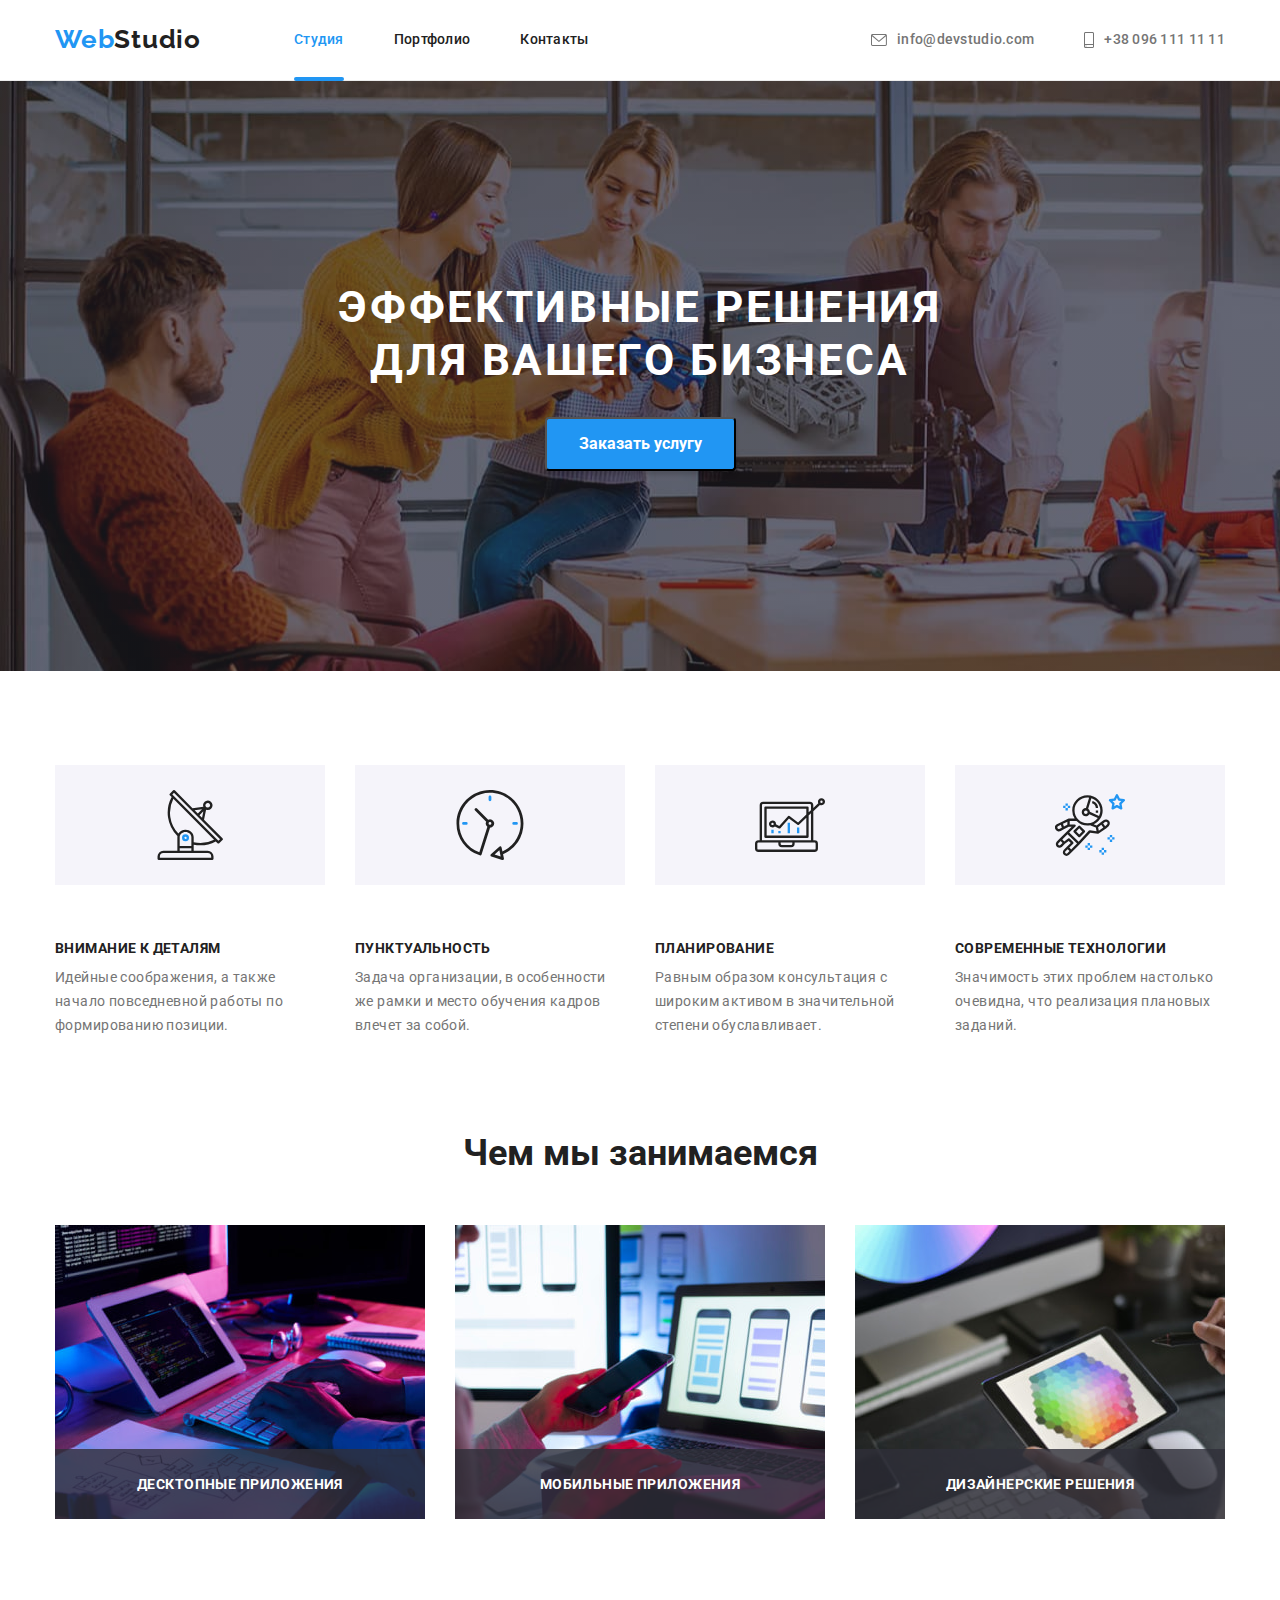
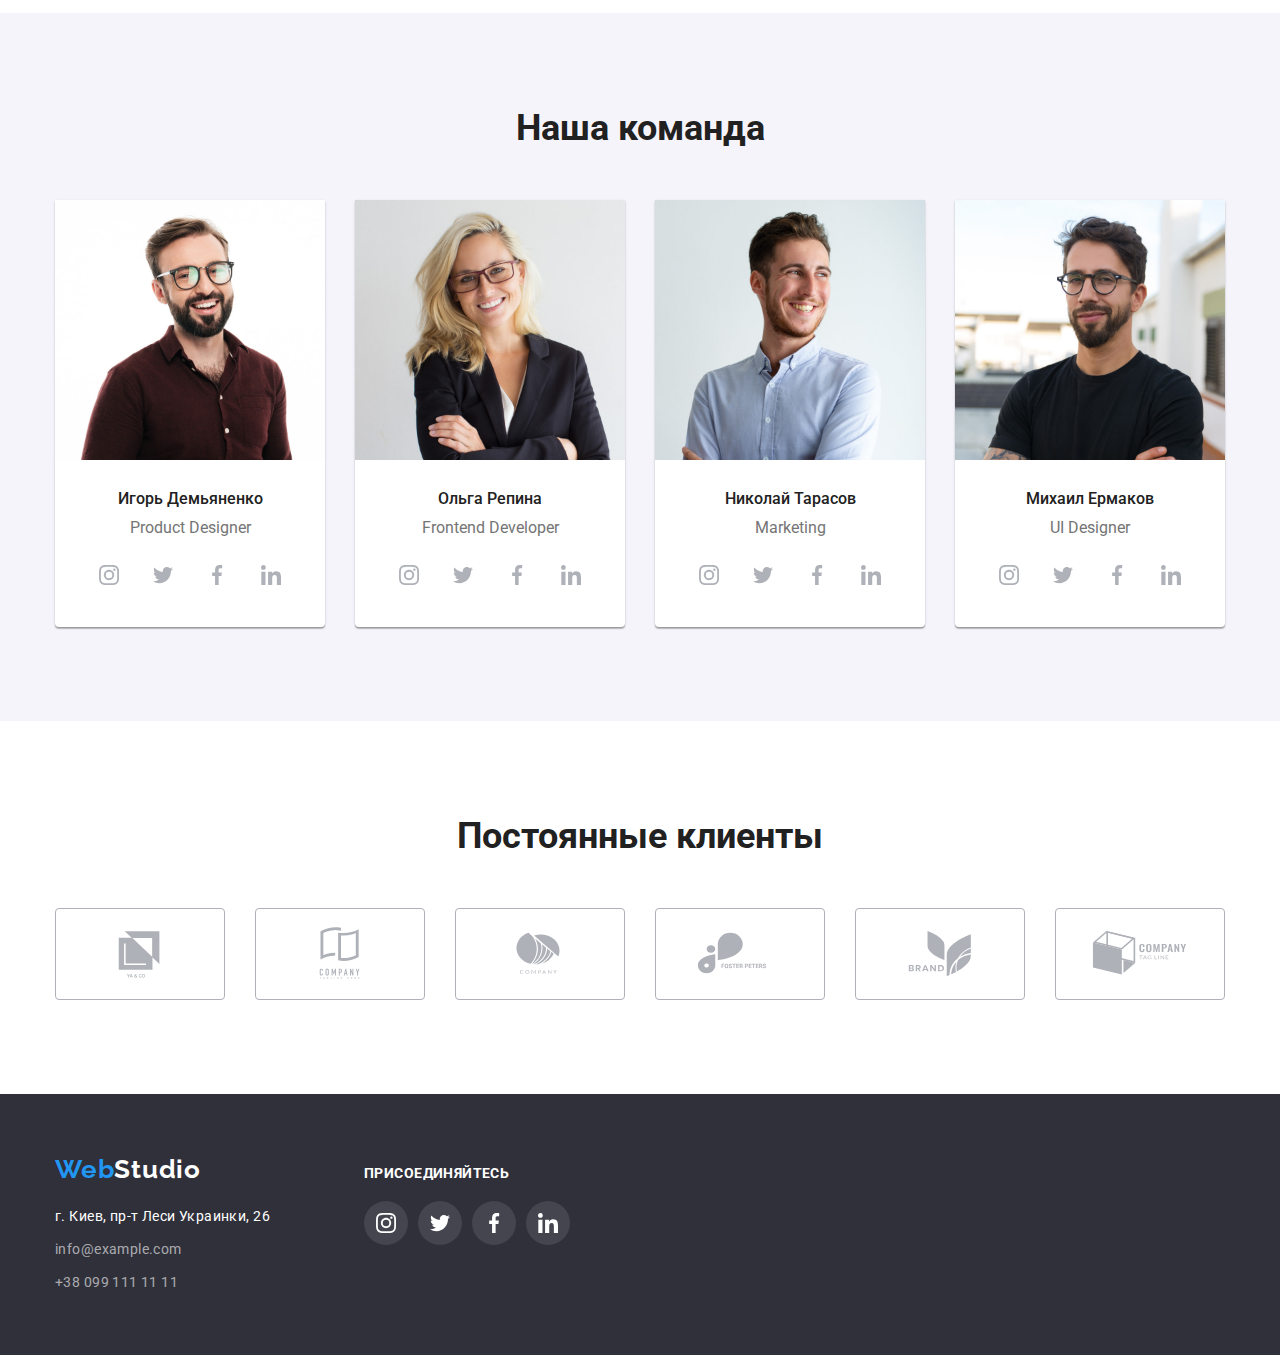
<file: index.html>
<!DOCTYPE html>
<html lang="ru">
<head>
    <meta charset="UTF-8">
    <meta http-equiv="X-UA-Compatible" content="IE=edge">
    <meta name="viewport" content="width=device-width, initial-scale=1.0">
    <title>Main</title>
    <link href="https://fonts.googleapis.com/css2?family=Raleway:wght@700&family=Roboto:wght@400;500;700;900&display=swap"
        rel="stylesheet">
    <link rel="stylesheet" href="./css/modern-normalize.css">
    <link rel="stylesheet" href="./css/styles.css">
    
</head>

<body>
    <header class="page-header">
        <div class="container header-flex">
            <a class="logo" href="./index.html"><span class="logo-web">Web</span><span>Studio</span></a>
            <nav>
                <ul class="site-nav">
                    <li class="site-nav-item"><a class="nav-link current" href="./index.html">Студия</a></li>
                    <li class="site-nav-item"><a class="nav-link" href="./portfolio.html">Портфолио</a></li>
                    <li class="site-nav-item"><a class="nav-link" href="#adress">Контакты</a></li>
                </ul>
            </nav>

            <ul class="site-nav contact">
                <li class="mail"><a class="contact-item" href="mailto:info@devstudio.com">
                                    <svg class="contact-icon envelope" width="16" height="12">
                                        <use href="./images/icons/symbol-defs.svg#icon-envelope"></use>
                                    </svg>
                                    info@devstudio.com
                                </a>
                </li>

                <li><a class="contact-item" href="tel:+380961111111">
                        <svg class="contact-icon phone" width="10" height="16">
                            <use href="./images/icons/symbol-defs.svg#icon-phone"></use>
                        </svg>
                        +38 096 111 11 11
                    </a>
                </li>
            </ul>
        </div>
    </header>

    <main>
        <section class="solutions">
            <div class="container">
                <h1 class="header-solutions">Эффективные решения для вашего бизнеса</h1>
                <button class="order-button" type="button" data-modal-open>Заказать услугу</button>
                <div class="backdrop is-hidden" data-modal>
                    <div class="modal">
                        <button class="close-modal-button" data-modal-close href="">
                        <svg class="clode-modal-icon" width="18" height="18">
                            <use href="./images/icons/symbol-defs.svg#icon-close-black"></use>
                        </svg>
                        </button>
                    </div>
                </div>
            </div>
        </section>

        <section class="fundamentals">
            <div class="container">
                <h2 class="hidden">Принципы нашей работы</h2>
                <ul class="fundamentals-list">
                    <li class="fundamentals-item">
                            <div class="fundamentals-jar">
                                <svg class="fundamentals-icon" width="70" height="70">
                                    <use href="./images/icons/symbol-defs.svg#icon-antenna"></use>
                                </svg>
                            </div>
                            <h3 class="header-medium">Внимание к деталям</h3>
                            <p>Идейные соображения, а также начало повседневной работы по формированию позиции.</p>
                        </li>
                
                    <li class="fundamentals-item">
                        <div class="fundamentals-jar">
                            <svg class="fundamentals-icon" width="70" height="70">
                                <use href="./images/icons/symbol-defs.svg#icon-clock"></use>
                            </svg>
                        </div>
                        <h3 class="header-medium">Пунктуальность</h3>
                        <p>Задача организации, в особенности же рамки и место обучения кадров влечет за собой.</p>
                    </li>
                
                    <li class="fundamentals-item">
                        <div class="fundamentals-jar">
                            <svg class="fundamentals-icon" width="70" height="70"> 
                                <use href="./images/icons/symbol-defs.svg#icon-diagram"></use>
                            </svg>
                        </div>
                        <h3 class="header-medium">Планирование</h3>
                        <p>Равным образом консультация с широким активом в значительной степени обуславливает.</p>
                    </li>
                
                    <li class="fundamentals-item">
                        <div class="fundamentals-jar">
                            <svg class="fundamentals-icon" width="70" height="70">
                                <use href="./images/icons/symbol-defs.svg#icon-astronaut"></use>
                            </svg>
                        </div>
                        <h3 class="header-medium">Современные технологии</h3>
                        <p>Значимость этих проблем настолько очевидна, что реализация плановых заданий.</p>
                    </li>
                </ul>
            </div>
        </section>

        <section class="we-do">
            <div class="container">
                <h2 class="header-large">Чем мы занимаемся</h2>
                <ul class="we-do-list">
                    <li class="we-do-item"><img src="./images/index-box/img-box-1.jpg"
                            alt="Десктопные приложения" width="370">
                        <p class="we-do-description">Десктопные приложения</p></li>
                    <li class="we-do-item"><img src="./images/index-box/img-box-2.jpg"
                            alt="Мобильные приложения" width="370">
                        <p class="we-do-description">Мобильные приложения</p>
                    </li>
                    <li class="we-do-item"><img src="./images/index-box/img-box-3.jpg" alt="Дизайнерские решения"
                            width="370">
                        <p class="we-do-description">Дизайнерские решения</p>
                    </li>
                </ul>
            </div>
        </section>

        <section class="team">
            <div class="container">
                <h2 class="header-large">Наша команда</h2>
                    <ul class="team-list">
                        <li class="team-member">
                            <img class="portrait" src="./images/index-team/img-demianenko.jpg" alt="Игорь Демьяненко" width="270">
                            <div class="team-text">
                                <h3 class="header-names">Игорь Демьяненко</h3>
                                <p class="occupies">Product Designer</p>
                                <ul class="team-socials">
                                    <li class="team-social-link"><a  class="social-links" href="https://www.instagram.com/unicornandwine/" target="_blank" rel="noopener norefferer">
                                            <svg width="20" height="20">
                                                <use href="./images/icons/symbol-defs.svg#icon-instagram"></use>
                                            </svg>
                                        </a>
                                    </li>
                                    <li class="team-social-link"><a  class="social-links" href="https://twitter.com/" target="_blank" rel="noopener norefferer">
                                            <svg width="20" height="20">
                                                <use href="./images/icons/symbol-defs.svg#icon-twitter"></use>
                                            </svg>
                                        </a>
                                    </li>
                                    <li class="team-social-link"><a  class="social-links" href="https://www.facebook.com/" target="_blank" rel="noopener norefferer">
                                            <svg width="20" height="20">
                                                <use href="./images/icons/symbol-defs.svg#icon-facebook"></use>
                                            </svg>
                                        </a>
                                    </li>
                                    <li class="team-social-link"><a  class="social-links" href="https://www.linkedin.com/" target="_blank" rel="noopener norefferer">
                                            <svg width="20" height="20">
                                                <use href="./images/icons/symbol-defs.svg#icon-linkedin"></use>
                                            </svg>
                                        </a>
                                    </li>
                                </ul>
                            </div>
                        </li>
                        
                        <li class="team-member">
                            <img class="portrait" src="./images/index-team/img-repina.jpg" alt="Ольга Репина" width="270">
                            <div class="team-text">
                                <h3 class="header-names">Ольга Репина</h3>
                                <p class="occupies">Frontend Developer</p>
                                <ul class="team-socials">
                                    <li class="team-social-link"><a class="social-links" href="https://www.instagram.com/unicornandwine/" target="_blank" rel="noopener norefferer">
                                            <svg width="20" height="20">
                                                <use href="./images/icons/symbol-defs.svg#icon-instagram"></use>
                                            </svg>
                                        </a>
                                    </li>
                                    <li class="team-social-link"><a class="social-links" href="https://twitter.com/" target="_blank" rel="noopener norefferer">
                                            <svg width="20" height="20"> 
                                                <use href="./images/icons/symbol-defs.svg#icon-twitter"></use>
                                            </svg>
                                        </a>
                                    </li>
                                    <li class="team-social-link"><a class="social-links" href="https://www.facebook.com/" target="_blank" rel="noopener norefferer">
                                            <svg width="20" height="20">
                                                <use href="./images/icons/symbol-defs.svg#icon-facebook"></use>
                                            </svg>
                                        </a>
                                    </li>
                                    <li class="team-social-link"><a class="social-links" href="https://www.linkedin.com/" target="_blank" rel="noopener norefferer">
                                            <svg width="20" height="20">
                                                <use href="./images/icons/symbol-defs.svg#icon-linkedin"></use>
                                            </svg>
                                        </a>
                                    </li>
                                </ul>
                            </div>
                        </li>
                        
                        <li class="team-member">
                            <img class="portrait" src="./images/index-team/img-tarasov.jpg" alt="Николай Тарасов" width="270">
                            <div class="team-text">
                                <h3 class="header-names">Николай Тарасов</h3>
                                <p class="occupies">Marketing</p>
                                <ul class="team-socials">
                                    <li class="team-social-link"><a class="social-links" href="https://www.instagram.com/unicornandwine/" target="_blank" rel="noopener norefferer">
                                            <svg width="20" height="20">
                                                <use href="./images/icons/symbol-defs.svg#icon-instagram"></use>
                                            </svg>
                                        </a>
                                    </li>
                                    <li class="team-social-link"><a class="social-links" href="https://twitter.com/" target="_blank" rel="noopener norefferer">
                                            <svg width="20" height="20">
                                                <use href="./images/icons/symbol-defs.svg#icon-twitter"></use>
                                            </svg>
                                        </a>
                                    </li>
                                    <li class="team-social-link"><a class="social-links" href="https://www.facebook.com/" target="_blank" rel="noopener norefferer">
                                            <svg width="20" height="20">
                                                <use href="./images/icons/symbol-defs.svg#icon-facebook"></use>
                                            </svg>
                                        </a>
                                    </li>
                                    <li class="team-social-link"><a class="social-links" href="https://www.linkedin.com/" target="_blank" rel="noopener norefferer">
                                            <svg width="20" height="20">
                                                <use href="./images/icons/symbol-defs.svg#icon-linkedin"></use>
                                            </svg>
                                        </a>
                                    </li>
                                </ul>
                            </div>
                        </li>
                        
                        <li class="team-member">
                            <img class="portrait" src="./images/index-team/img-ermakov.jpg" alt="Михаил Ермаков" width="270">
                            <div class="team-text">
                                <h3 class="header-names">Михаил Ермаков</h3>
                                <p class="occupies">UI Designer</p>
                                <ul class="team-socials">
                                    <li class="team-social-link"><a class="social-links" href="https://www.instagram.com/unicornandwine/" target="_blank" rel="noopener norefferer">
                                            <svg width="20" height="20">
                                                <use href="./images/icons/symbol-defs.svg#icon-instagram"></use>
                                            </svg>
                                        </a>
                                    </li>
                                    <li class="team-social-link"><a class="social-links" href="https://twitter.com/" target="_blank" rel="noopener norefferer">
                                            <svg width="20" height="20">
                                                <use href="./images/icons/symbol-defs.svg#icon-twitter"></use>
                                            </svg>
                                        </a>
                                    </li>
                                    <li class="team-social-link"><a class="social-links" href="https://www.facebook.com/" target="_blank" rel="noopener norefferer">
                                            <svg width="20" height="20">
                                                <use href="./images/icons/symbol-defs.svg#icon-facebook"></use>
                                            </svg>
                                        </a>
                                    </li>
                                    <li class="team-social-link"><a class="social-links" href="https://www.linkedin.com/" target="_blank" rel="noopener norefferer">
                                            <svg width="20" height="20">
                                                <use href="./images/icons/symbol-defs.svg#icon-linkedin"></use>
                                            </svg>
                                        </a>
                                    </li>
                                </ul>
                            </div>
                        </li>
                    </ul>
            </div>
        </section>

        <section class="loyal-customers">
            <div class="container">
                <h2 class="header-large">Постоянные клиенты</h2>
                <ul class="loyal-customers-list">
                    <li class="loyal-customer"><a class="customers-site" href="https://savelife.in.ua/" target="_blank" rel="noopener norefferer">
                        <svg width="106" height="60">
                            <use href="./images/icons/symbol-defs.svg#icon-client-1"></use>
                        </svg></a></li>
                    <li class="loyal-customer"><a class="customers-site" href="https://www.hospitallers.life/" target="_blank" rel="noopener norefferer">
                        <svg width="106" height="60">
                            <use href="./images/icons/symbol-defs.svg#icon-client-2"></use>
                        </svg></a></li>
                    <li class="loyal-customer"><a class="customers-site" href="https://prytulafoundation.org/" target="_blank" rel="noopener norefferer">
                        <svg width="106" height="60">
                            <use href="./images/icons/symbol-defs.svg#icon-client-3"></use>
                        </svg></a></li>
                    <li class="loyal-customer"><a class="customers-site" href="https://azov.org.ua/donate/" target="_blank" rel="noopener norefferer">
                        <svg width="106" height="60">
                            <use href="./images/icons/symbol-defs.svg#icon-client-4"></use>
                        </svg></a></li>
                    <li class="loyal-customer"><a class="customers-site" href="https://bank.gov.ua/ua/about/support-the-armed-forces" target="_blank" rel="noopener norefferer">
                        <svg width="106" height="60">
                            <use href="./images/icons/symbol-defs.svg#icon-client-5"></use>
                        </svg></a></li>
                    <li class="loyal-customer"><a class="customers-site" href="https://armysos.com.ua/uk/vnesok/" target="_blank" rel="noopener norefferer">
                        <svg width="106" height="60">
                            <use href="./images/icons/symbol-defs.svg#icon-client-6"></use>
                        </svg></a></li>
                </ul>
            </div>
        </section>
    </main>

    <footer class="footer">
        <div class="footer-jar container">
            <div class="location">
                <a class="logo margined" href="./index.html"><span class="logo-web">Web</span><span
                        class="color-reverse">Studio</span></a>
                <address id="adress">
                    <ul class="adress">
                        <li><a class="contact-item color-reverse" href="https://goo.gl/maps/NhzTjcWZaFPtSxreA" target="_blank"
                                rel="noopener norefferer">
                                г. Киев, пр-т Леси Украинки, 26</a></li>
                        <li><a class="contact-item color-transparent" href="mailto:info@example.com">info@example.com</a></li>
                        <li><a class="contact-item color-transparent" href="tel:+380991111111">+38 099 111 11 11</a></li>
                    </ul>
                </address>
            </div>

            <div class="join-us">
                <p class="join-us-text">присоединяйтесь</p>
                <ul class="join-us-via">
                    <li class="join-us-item"><a class="social-links" href="https://www.instagram.com/" target="_blank" rel="noopener norefferer">
                        <svg width="20" height="20">
                            <use href="./images/icons/symbol-defs.svg#icon-instagram"></use>
                        </svg>
                        </a>
                    </li>
                    <li class="join-us-item"><a class="social-links" href="https://twitter.com/" target="_blank"
                            rel="noopener norefferer">
                            <svg width="20" height="20">
                                <use href="./images/icons/symbol-defs.svg#icon-twitter"></use>
                            </svg>
                        </a>
                    </li>
                    <li class="join-us-item"><a class="social-links" href="https://www.facebook.com/" target="_blank"
                            rel="noopener norefferer">
                            <svg width="20" height="20">
                                <use href="./images/icons/symbol-defs.svg#icon-facebook"></use>
                            </svg>
                        </a>
                    </li>
                    <li class="join-us-item"><a class="social-links" href="https://www.linkedin.com/" target="_blank"
                            rel="noopener norefferer">
                            <svg width="20" height="20">
                                <use href="./images/icons/symbol-defs.svg#icon-linkedin"></use>
                            </svg>
                        </a>
                    </li>
                </ul>
            </div>
        </div>
    </footer>
   
    <script src="./js/modal.js"></script>

</body>
</html>
</file>
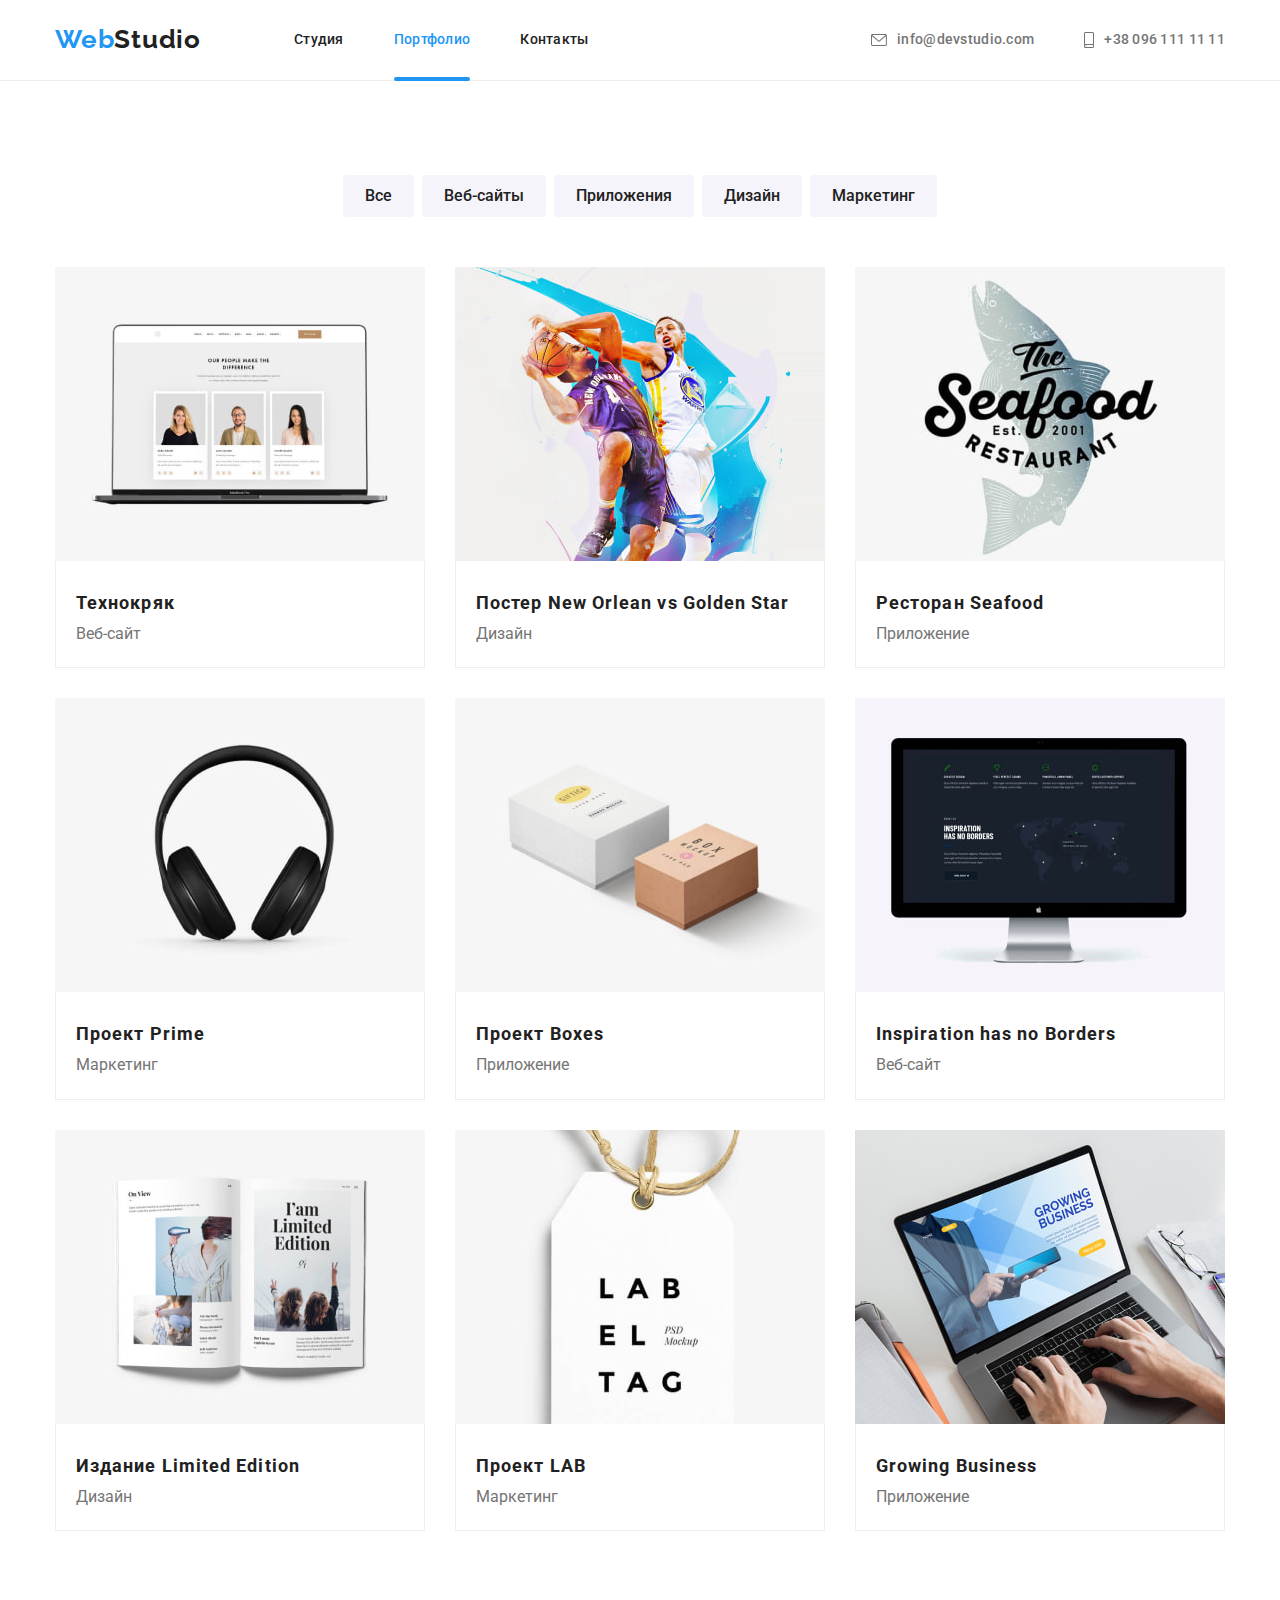
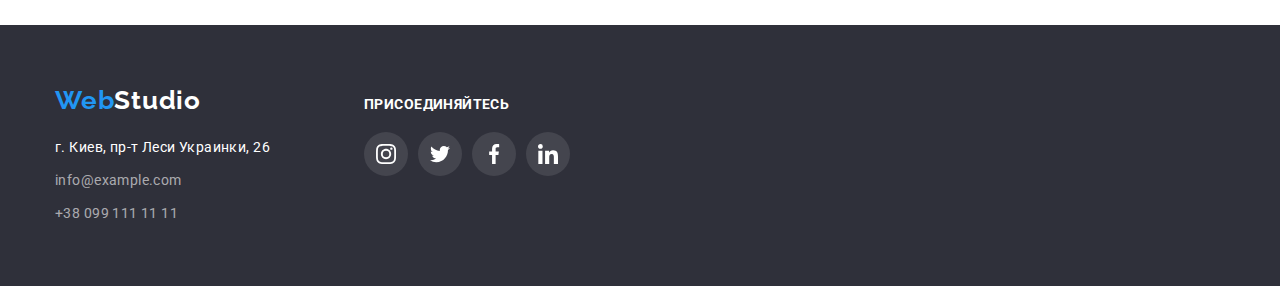
<file: portfolio.html>
<!DOCTYPE html>
<html lang="ru">

<head>
    <meta charset="UTF-8">
    <meta http-equiv="X-UA-Compatible" content="IE=edge">
    <meta name="viewport" content="width=device-width, initial-scale=1.0">
    <title>Main</title>
    <link
        href="https://fonts.googleapis.com/css2?family=Raleway:wght@700&family=Roboto:wght@400;500;700;900&display=swap"
        rel="stylesheet">
    <link rel="stylesheet" href="./css/modern-normalize.css">
    <link rel="stylesheet" href="./css/styles.css">
</head>

<body>
    <header class="page-header">
        <div class="container header-flex">
            <a class="logo" href="./index.html"><span class="logo-web">Web</span><span>Studio</span></a>
            <nav>
                <ul class="site-nav">
                    <li class="site-nav-item"><a class="nav-link" href="./index.html">Студия</a></li>
                    <li class="site-nav-item"><a class="nav-link current" href="./portfolio.html">Портфолио</a></li>
                    <li class="site-nav-item"><a class="nav-link" href="#adress">Контакты</a></li>
                </ul>
            </nav>
    
            <ul class="site-nav contact">
                <li class="mail"><a class="contact-item" href="mailto:info@devstudio.com">
                        <svg class="contact-icon envelope" width="16" height="12">
                            <use href="./images/icons/symbol-defs.svg#icon-envelope"></use>
                        </svg>
                        info@devstudio.com
                    </a>
                </li>
    
                <li><a class="contact-item" href="tel:+380961111111">
                        <svg class="contact-icon phone" width="10" height="16">
                            <use href="./images/icons/symbol-defs.svg#icon-phone"></use>
                        </svg>
                        +38 096 111 11 11
                    </a>
                </li>
            </ul>
        </div>
    </header>

    <main>
        <section class="portfolio">
            <div class="container">
                <h1 class="hidden">Портфолио</h1>
                <ul class="filter-buttons">
                    <li class="button-content"><button class="button" type="button">Все</button></li>
                    <li class="button-content"><button class="button" type="button">Веб-сайты</button></li>
                    <li class="button-content"><button class="button" type="button">Приложения</button></li>
                    <li class="button-content"><button class="button" type="button">Дизайн</button></li>
                    <li class="button-content"><button class="button" type="button">Маркетинг</button></li>
                </ul>
        
                <ul class="portfolio-list">
                    <li class="portfolio-item">
                        <a class="portfolio-link" href="">
                            <div class="portfolio-content">
                                <img class="portfolio-img" src="./images/portfolio/technokryak.jpg" alt="Технокряк" width="370">
                                <p class="portfolio-overlay">
                                    Ресурс предлагает комплексные предложения с разным уровнем функционала и сервисов.
                                    Все это позволит посетителю получить исчерпывающие сведения&nbsp;о компании или частном лице.
                                </p>
                            </div>
                            <div class="portfolio-text">
                                <h2 class="header-small">Технокряк</h2>
                                <p>Веб-сайт</p>
                            </div>
                        </a>
                    </li>
            
                    <li class="portfolio-item">
                        <a class="portfolio-link" href="">
                            <div class="portfolio-content">
                                <img class="portfolio-img" src="./images/portfolio/novsgs.jpg" alt="Постер New Orlean vs Golden Star"
                                width="370">
                                <p class="portfolio-overlay">
                                    Ресурс предлагает комплексные предложения с разным уровнем функционала и сервисов.
                                    Все это позволит посетителю получить исчерпывающие сведения&nbsp;о компании или частном лице.
                                </p>
                            </div>
                            <div class="portfolio-text">
                                <h2 class="header-small">Постер New Orlean vs Golden Star</h2>
                                <p>Дизайн</p>
                            </div>
                        </a>
                    </li>
            
                    <li class="portfolio-item">
                        <a class="portfolio-link" href="">
                            <div class="portfolio-content">
                                <img class="portfolio-img" src="./images/portfolio/seafood.jpg" alt="Ресторан Seafood" width="370">
                                <p class="portfolio-overlay">
                                    Ресурс предлагает комплексные предложения с разным уровнем функционала и сервисов.
                                    Все это позволит посетителю получить исчерпывающие сведения&nbsp;о компании или частном лице.
                                </p>
                            </div>
                        <div class="portfolio-text">
                            <h2 class="header-small">Ресторан Seafood</h2>
                            <p>Приложение</p>
                        </div>
                        </a>
                    </li>
            
                    <li class="portfolio-item">
                        <a class="portfolio-link" href="">
                            <div class="portfolio-content">
                                <img class="portfolio-img" src="./images/portfolio/prime.jpg" alt="Проект Prime" width="370">
                                <p class="portfolio-overlay">
                                    Ресурс предлагает комплексные предложения с разным уровнем функционала и сервисов.
                                    Все это позволит посетителю получить исчерпывающие сведения&nbsp;о компании или частном лице.
                                </p>
                            </div>
                            <div class="portfolio-text">
                                <h2 class="header-small">Проект Prime</h2>
                                <p>Маркетинг</p>
                            </div>
                        </a>
                    </li>
            
                    <li class="portfolio-item">
                        <a class="portfolio-link" href="">
                            <div class="portfolio-content">
                                <img src="./images/portfolio/boxes.jpg" alt="Проект Boxes" width="370">
                                <p class="portfolio-overlay">
                                    Ресурс предлагает комплексные предложения с разным уровнем функционала и сервисов.
                                    Все это позволит посетителю получить исчерпывающие сведения&nbsp;о компании или частном лице.
                                </p>
                            </div>
                            <div class="portfolio-text">
                                <h2 class="header-small">Проект Boxes</h2>
                                <p>Приложение</p>
                            </div>
                        </a>
                    </li>
            
                    <li class="portfolio-item">
                        <a class="portfolio-link" href="">
                            <div class="portfolio-content">
                                <img class="portfolio-img" src="./images/portfolio/inspiration.jpg" alt="Inspiration has no Borders"
                                width="370">
                                <p class="portfolio-overlay">
                                    Ресурс предлагает комплексные предложения с разным уровнем функционала и сервисов.
                                    Все это позволит посетителю получить исчерпывающие сведения&nbsp;о компании или частном лице.
                                </p>
                            </div>
                            <div class="portfolio-text">
                                <h2 class="header-small">Inspiration has no Borders</h2>
                                <p>Веб-сайт</p>
                            </div>
                        </a>
                    </li>
            
                    <li class="portfolio-item">
                        <a class="portfolio-link" href="">
                            <div class="portfolio-content">
                                <img class="portfolio-img" src="./images/portfolio/limited-edition.jpg" alt="Издание Limited Edition"
                                width="370">
                                <p class="portfolio-overlay">
                                    Ресурс предлагает комплексные предложения с разным уровнем функционала и сервисов.
                                    Все это позволит посетителю получить исчерпывающие сведения&nbsp;о компании или частном лице.
                                </p>
                            </div>
                            <div class="portfolio-text">
                                <h2 class="header-small">Издание Limited Edition</h2>
                                <p>Дизайн</p>
                            </div>
                        </a>
                    </li>
            
                    <li class="portfolio-item">
                        <a class="portfolio-link" href="">
                            <div class="portfolio-content">
                                <img class="portfolio-img" src="./images/portfolio/lab.jpg" alt="Проект LAB" width="370">
                                <p class="portfolio-overlay">
                                    Ресурс предлагает комплексные предложения с разным уровнем функционала и сервисов.
                                    Все это позволит посетителю получить исчерпывающие сведения&nbsp;о компании или частном лице.
                                </p>
                            </div>
                            <div class="portfolio-text">
                                <h2 class="header-small">Проект LAB</h2>
                                <p>Маркетинг</p>
                            </div>
                        </a>
                    </li>
            
                    <li class="portfolio-item">
                        <a class="portfolio-link" href="">
                            <div class="portfolio-content">
                                <img class="portfolio-img" src="./images/portfolio/growing-business.jpg" alt="Growing Business"
                                width="370">
                                <p class="portfolio-overlay">
                                    Ресурс предлагает комплексные предложения с разным уровнем функционала и сервисов.
                                    Все это позволит посетителю получить исчерпывающие сведения&nbsp;о компании или частном лице.
                                </p>
                            </div>
                            <div class="portfolio-text">
                                <h2 class="header-small">Growing Business</h2>
                                <p>Приложение</p>
                            </div>
                        </a>
                    </li>
                </ul>
            </div>
        </section>    
    </main>

<footer class="footer">
    <div class="footer-jar container">
        <div class="location">
            <a class="logo margined" href="./index.html"><span class="logo-web">Web</span><span
                    class="color-reverse">Studio</span></a>
            <address id="adress">
                <ul class="adress">
                    <li><a class="contact-item color-reverse" href="https://goo.gl/maps/NhzTjcWZaFPtSxreA"
                            target="_blank" rel="noopener norefferer">
                            г. Киев, пр-т Леси Украинки, 26</a></li>
                    <li><a class="contact-item color-transparent" href="mailto:info@example.com">info@example.com</a>
                    </li>
                    <li><a class="contact-item color-transparent" href="tel:+380991111111">+38 099 111 11 11</a></li>
                </ul>
            </address>
        </div>

        <div class="join-us">
            <p class="join-us-text">присоединяйтесь</p>
            <ul class="join-us-via">
                <li class="join-us-item"><a class="social-links" href="https://www.instagram.com/" target="_blank"
                        rel="noopener norefferer">
                        <svg width="20" height="20">
                            <use href="./images/icons/symbol-defs.svg#icon-instagram"></use>
                        </svg>
                    </a>
                </li>
                <li class="join-us-item"><a class="social-links" href="https://twitter.com/" target="_blank"
                        rel="noopener norefferer">
                        <svg width="20" height="20">
                            <use href="./images/icons/symbol-defs.svg#icon-twitter"></use>
                        </svg>
                    </a>
                </li>
                <li class="join-us-item"><a class="social-links" href="https://www.facebook.com/" target="_blank"
                        rel="noopener norefferer">
                        <svg width="20" height="20">
                            <use href="./images/icons/symbol-defs.svg#icon-facebook"></use>
                        </svg>
                    </a>
                </li>
                <li class="join-us-item"><a class="social-links" href="https://www.linkedin.com/" target="_blank"
                        rel="noopener norefferer">
                        <svg width="20" height="20">
                            <use href="./images/icons/symbol-defs.svg#icon-linkedin"></use>
                        </svg>
                    </a>
                </li>
            </ul>
        </div>
    </div>
</footer>
    
</body> 
</html>
</file>
<file: css/styles.css>
:root {
    --primary-text-color: #757575;
    --stress-text-color: #212121;
    --accent-color: #2196F3;
    --primary-bg-color: #FFFFFF;
    --secondary-bg-color: #F5F4FA;
    --tertiary-bg-color: #2F303A;
    --icon-color: #AFB1B8;
}

/* global reset */
h1, h2, h3, h4, h5, h6, p, ul {
    margin: 0;
    padding: 0;
}

/* common styles */

html {
    box-sizing: border-box;
}

*,
*::before,
*::after {
    box-sizing: inherit;
}

body {
    font-family: 'Roboto', sans-serif;
    color: var(--primary-text-color);
}

ul {
    list-style: none;
}

a {
    text-decoration: none;
    color: inherit;
}

img {
    display: block;
}

.container {
    width: 1200px;
    margin: 0 auto;
    padding: 0 15px;

    /* outline: 1px solid red ; */
}
/* section {
    outline: 1px dotted darkgrey;
} */

.hidden {
    position: absolute;
    width: 1px;
    height: 1px;
    margin: -1px;
    border: 0;
    padding: 0;

    white-space: nowrap;
    clip-path: inset(100%);
    clip: rect(0 0 0 0);
    overflow: hidden;
}

    /* header */

.page-header {
    font-size: 14px;
    line-height: 1.14;
    letter-spacing: 0.02em;

    border-bottom: 1px solid #ECECEC;
}

.header-flex {
    display: flex;
    align-items: center;
}

.logo {
    margin-right: 93px;

    font-family: 'Raleway', sans-serif;;
    font-weight: 700;
    font-size: 26px;
    line-height: 1.2;
    letter-spacing: 0.03em;
    color: var(--stress-text-color);
}

.logo-web {
    color: var(--accent-color);
}

.site-nav {
    display: flex;
    font-weight: 500;
    line-height: 1.14;
    letter-spacing: 0.02em;
    color: var(--stress-text-color);
}

.site-nav-item {
    margin-right: 50px;
}

.site-nav-item:last-child {
    margin-right: 0;
}

.nav-link {
    display: block;
    padding: 32px 0 32px 0;
    transition: color 250ms cubic-bezier(0.4, 0, 0.2, 1);
}

.contact {
    display: flex;
    align-items: center;
    margin-left: auto;
}

.contact-item {
    display: flex;
    align-items: center;
    color: var(--primary-text-color);
    fill: var(--primary-text-color);
    transition: color 250ms cubic-bezier(0.4, 0, 0.2, 1),
                fill 250ms cubic-bezier(0.4, 0, 0.2, 1);
}

.contact-icon {
    margin-right: 10px;
}

.mail {
    margin-right: 50px;
} 

.nav-link:hover,
.nav-link:focus,
.contact-item:hover,
.contact-item:focus
{
    color: var(--accent-color);
    fill: var(--accent-color);
}

.current {
    position: relative;
    color: var(--accent-color);
}

.current::after {
    position: absolute;
    display: block;
    bottom: -1px;
    left: 0;
    content: "";
    width: 100%;
    height: 4px;
    border-radius: 2px;
    background-color: var(--accent-color);

}

    /* main styles */

.solutions {
    padding-top: 200px;
    padding-bottom: 200px;
    align-items: center;
    text-align: center;

    background-color: var(--tertiary-bg-color);
    background-image: linear-gradient(to right, rgba(47, 48, 58, 0.4), rgba(47, 48, 58, 0.4)),
    url(../images/index-background/background.jpg);
    max-width: 1600px;
    margin-left: auto;
    margin-right: auto;
}

.header-solutions{
    margin-left: auto;
    margin-right: auto;
    margin-bottom: 30px;
    max-width: 696px;
    text-align: center;

    font-size: 44px;
    line-height: 1.2;
    letter-spacing: 0.06em;
    text-transform: uppercase;
    color: var(--primary-bg-color);
}

.order-button {
    padding: 10px 32px;

    font-family: inherit;
    font-weight: 700;
    font-size: 16px;
    line-height: 1.88;
    color: var(--primary-bg-color);
    background-color: var(--accent-color);
    
    box-shadow: 0px 4px 4px rgba(0, 0, 0, 0.15);
    border-radius: 4px;
    
    transition: background-color 250ms cubic-bezier(0.4, 0, 0.2, 1);
}

.order-button:hover {
    background-color: #188CE8;
}

/* fundamentals */

.fundamentals {
    padding-top: 94px;
        
    font-weight: 400;
    font-size: 14px;
    line-height: 1.7;
    letter-spacing: 0.03em;
}

.fundamentals-list {
    display: flex;
    align-items: center;
} 

.fundamentals-item {
    width: 270px;
    margin-right: 30px;
}
.fundamentals-item:last-child {
    margin-right: 0;
}

.fundamentals-jar {
    display: flex;
    align-items: center;
    justify-content: center;
    height: 120px;
    margin-bottom: 30px;

    background-color: var(--secondary-bg-color);
}

.header-medium {
    margin-top: 55px;
    margin-bottom: 10px;
    font-weight: 700;
    font-size: 14px;
    line-height: 1.2;
    letter-spacing: 0.03em;
    text-transform: uppercase;
    color: var(--stress-text-color);
}


/* we-do */

.we-do {
    padding-top: 94px;
    padding-bottom: 94px;
}

.header-large {
    margin-bottom: 50px;
    text-align: center;
    font-weight: 700;
    font-size: 36px;
    line-height: 1.2;
    color: var(--stress-text-color);
}

.we-do-list {
    display: flex;
}

.we-do-item {
    position: relative;
    margin-right: 30px;
}
.we-do-item:nth-child(3n) {
    margin-right: 0;
}

.we-do-description {
    position: absolute;
    width: 100%;
    height: 70px;
    bottom: 0;
    left: 0;
    padding-top: 27px;
    padding-bottom: 27px;

    font-weight: 700;
    font-size: 14px;
    line-height: 16px;
    text-align: center;
    letter-spacing: 0.03em;
    text-transform: uppercase;
    color: var(--primary-bg-color);

    background: rgba(47, 48, 58, 0.8);

}

/* team */

.team {
    padding-top: 94px;
    padding-bottom: 94px;
    background-color: var(--secondary-bg-color);   
}

.team-list {
    display: flex;
    text-align: center;
}

.team-member {
    margin-right: 30px;
    max-width: 270px;
    
    background-color: var(--primary-bg-color);
    box-shadow: 0px 1px 3px rgba(0, 0, 0, 0.12),
    0px 1px 1px rgba(0, 0, 0, 0.14),
    0px 2px 1px rgba(0, 0, 0, 0.2);
    border-radius: 0px 0px 4px 4px;
}
.team-member:last-child {
    margin-right: 0;
}

.team-text {
    padding: 30px 0;
}

.header-names {
    margin-bottom: 10px;
    font-size: 16px;
    font-weight: 500;
    color: var(--stress-text-color);
}

.occupies {
    margin-bottom: 16px;
}

.team-socials {
    display: flex;
    justify-content: center;
}

.team-social-link {
    margin-right: 10px;
}
.team-social-link:last-child {
    margin-right: 0;
}

.social-links {
    display: flex;
    align-items: center;
    justify-content: center;
    width: 44px;
    height: 44px;

    border-radius: 50%;
    fill: var(--icon-color);
    transition: background-color 250ms cubic-bezier(0.4, 0, 0.2, 1),
                fill 250ms cubic-bezier(0.4, 0, 0.2, 1);
}

.social-links:hover,
.social-links:focus {
    background-color: var(--accent-color);
    fill: var(--primary-bg-color);
}

/* loyal customers */

.loyal-customers {
    padding-top: 94px;
    padding-bottom: 94px;
}

.loyal-customers-list {
    display: flex;
    justify-content: space-between;
}

.loyal-customer {
    margin-right: 30px;

}
.loyal-customer:last-child {
    margin-right: 0;
}

.customers-site {
    display: flex;
    align-items: center;
    justify-content: center;
    width: 170px;
    height: 92px;

    fill: var(--icon-color);
    border: 1px solid #AFB1B8;
    box-sizing: border-box;
    border-radius: 4px;
                    
    transition: border-color 250ms cubic-bezier(0.4, 0, 0.2, 1),
                fill 250ms cubic-bezier(0.4, 0, 0.2, 1);
}

.customers-site:hover,
.customers-site:focus {
    border-color: var(--accent-color);
    fill: var(--accent-color);
}

    /* footer */

.footer {
    padding-top: 60px;
    padding-bottom: 60px;

    background-color: var(--tertiary-bg-color);
    font-style: normal;
}

.footer-jar {
    display: flex;
    align-items: baseline;
}

.location {
    margin-right: 70px;
}
.margined {
    margin-bottom: 20px;
    display: flex;
}

.color-reverse {
    color: var(--primary-bg-color);
}

.color-transparent {
    color: rgba(255, 255, 255, 0.6);

    margin-top: 9px;
}

.adress {
    font-style: normal;
    font-weight: 400;
    font-size: 14px;
    line-height: 1.7;
    letter-spacing: 0.03em;
}

.join-us-text {
    margin-bottom: 20px;
    
    font-weight: 700;
    font-size: 14px;
    line-height: 16px;
    letter-spacing: 0.03em;
    text-transform: uppercase;
    color: var(--primary-bg-color);
    
}

.join-us-via {
    display: flex;
    align-items: baseline;
    
}
.join-us-item {
    margin-right: 10px;
}
.join-us-item:last-child {
    margin-right: 0;
}

.join-us-item .social-links{
    background: rgba(255, 255, 255, 0.1);
    fill: var(--primary-bg-color);
    transition: background 250ms cubic-bezier(0.4, 0, 0.2, 1);
}

.join-us-item .social-links:hover {
    background: var(--accent-color);
}
    /* portfolio-page */

.portfolio {
    padding-top: 94px;
    padding-bottom: 94px;
}

.filter-buttons {
    margin-bottom: 50px;
    display: flex;
    justify-content: center;
}

.button-content {
    margin-right: 8px;
}

.button-content:last-child {
    margin-right: 0;
}

.button {
    padding: 6px 22px;
    font-weight: 500;
    font-size: 16px;
    line-height: 1.88;
    color: var(--stress-text-color);
    background-color: var(--secondary-bg-color);
    border: none;
    border-radius: 4px;
    transition: color 250ms cubic-bezier(0.4, 0, 0.2, 1),
                background-color 250ms cubic-bezier(0.4, 0, 0.2, 1),
                box-shadow 250ms cubic-bezier(0.4, 0, 0.2, 1);
}

.button:hover,
.button:focus {
    color: var(--primary-bg-color);
    background-color: var(--accent-color);
    
    box-shadow: 0px 4px 4px rgba(0, 0, 0, 0.25);
    border-radius: 4px;
}

.portfolio-list {
    display: flex;
    flex-wrap: wrap;
    margin-right: -30px;
    margin-bottom: -30px;
    padding: 0;
    list-style: none;
}

.portfolio-list .portfolio.item {
    margin-right: 30px;
    margin-bottom: 30px;
}

.portfolio-item {
    margin: 0 30px 30px 0;
    box-sizing: border-box;
}

.portfolio-link {
    display: block;
    transition: box-shadow 250ms cubic-bezier(0.4, 0, 0.2, 1);
}
.portfolio-link:hover,
.portfolio-link:focus {
    box-shadow: 0px 1px 1px rgba(0, 0, 0, 0.12),
    0px 4px 4px rgba(0, 0, 0, 0.06),
    1px 4px 6px rgba(0, 0, 0, 0.16);
}

.portfolio-content {
    position: relative;
    overflow: hidden;
}

.portfolio-overlay {
    position: absolute;
    top: 0;
    left: 0;
    height: 100%;
    margin-top: 0;
    margin-bottom: 0;
    padding: 63px 24px;

    font-weight: 400;
    font-size: 18px;
    line-height: 1.56;   
    letter-spacing: 0.03em;

    transform: translateY(100%);
    color: var(--primary-bg-color);
    background-color: rgba(33, 150, 243, 0.9);
    opacity: 0;
}
.portfolio-item:hover .portfolio-overlay {
    transform: translateY(0);
    transition: 250ms;
    animation-timing-function: cubic-bezier(0.4, 0, 0.2, 1);
    opacity: 0.9;
}
.portfolio-img {
    width: 370px;
}

.portfolio-text {
    padding: 24px 20px;
    border-bottom: 1px solid #EEEEEE;
    border-left: 1px solid #EEEEEE;
    border-right: 1px solid #EEEEEE;
}

.header-small{  
    margin-bottom: 4px;           
    font-weight: 700;
    font-size: 18px;
    line-height: 2;
    letter-spacing: 0.06em;
    color: var(--stress-text-color);
}


/* modal */

.backdrop {
    position: fixed;
    /* z-index: 20; */
    top: 0;
    left: 0;
    width: 100%;
    height: 100%;

    opacity: 1;
    visibility: visible;
    background-color: rgba(0, 0, 0, 0.2);
    transition: opacity 250ms cubic-bezier(0.4, 0, 0.2, 1),
                visibility 250ms cubic-bezier(0.4, 0, 0.2, 1);    
}

.backdrop.is-hidden {
    opacity: 0;
    visibility: hidden;
    pointer-events: none;
}

.modal {
    position: absolute;
    width: 528px;
    height: 581px;
    top: 50%;
    left: 50%;

    background-color: var(--primary-bg-color);
    box-shadow: 0px 1px 3px rgba(0, 0, 0, 0.12),
    0px 1px 1px rgba(0, 0, 0, 0.14),
    0px 2px 1px rgba(0, 0, 0, 0.2);
    border-radius: 4px;

    transform: translate(-50%, -50%) scale(1);
    transition: transform 250ms cubic-bezier(0.4, 0, 0.2, 1);
}

.backdrop.is-hidden .modal {
    transform: translate(-50%, -50%) scale(0.8);
}

.close-modal-button {
    position: absolute;
    display: flex;
    align-items: center;
    justify-content: center;
    top: 8px;
    right: 8px;
    width: 33px;
    height: 33px;

    background-color: var(--primary-bg-color);
    border: 1px solid rgba(0, 0, 0, 0.1);
    border-radius: 50%;
    /* cursor: pointer; */
}
</file>
